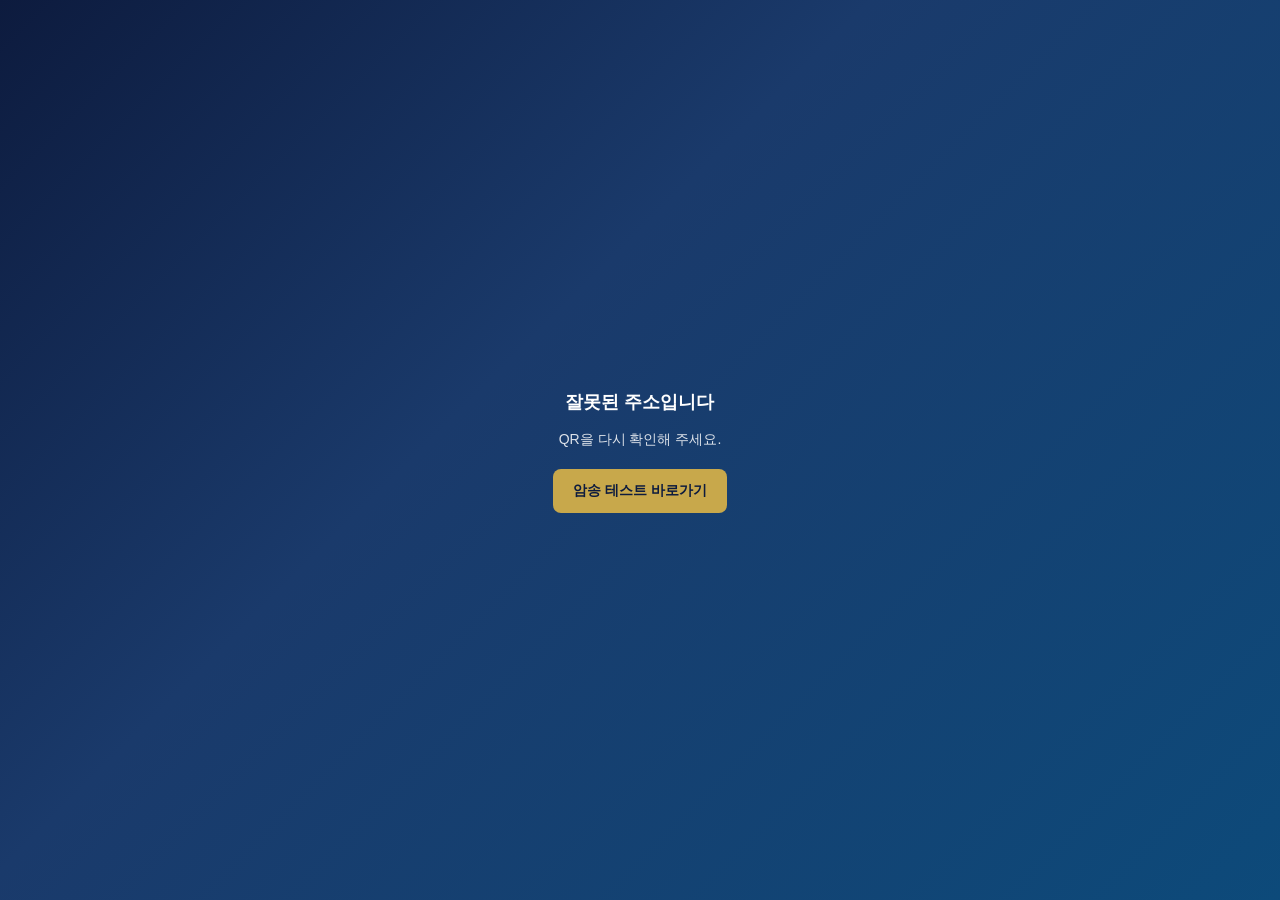
<file: go/index.html>
<!DOCTYPE html>
<html lang="ko">
<head>
  <meta charset="UTF-8" />
  <meta name="viewport" content="width=device-width, initial-scale=1.0" />
  <title>설교 영상으로 이동</title>
  <style>
    * { box-sizing: border-box; margin: 0; padding: 0; }
    body {
      font-family: "Noto Sans KR", sans-serif;
      background: linear-gradient(135deg, #0d1b3e 0%, #1a3a6b 40%, #0d4a7a 100%);
      color: #fff;
      min-height: 100vh;
      display: flex;
      align-items: center;
      justify-content: center;
      padding: 24px;
    }
    .box { max-width: 360px; text-align: center; line-height: 1.7; }
    .spinner {
      width: 38px; height: 38px; margin: 0 auto 16px;
      border: 4px solid rgba(255,255,255,0.25);
      border-top-color: #c8a84b;
      border-radius: 50%;
      animation: spin 0.8s linear infinite;
    }
    @keyframes spin { to { transform: rotate(360deg); } }
    h2 { font-size: 18px; margin-bottom: 10px; }
    p { font-size: 14px; color: rgba(255,255,255,0.85); }
    .btn {
      display: inline-block;
      margin-top: 18px;
      background: #c8a84b;
      color: #0d1b3e;
      font-weight: 700;
      text-decoration: none;
      padding: 10px 20px;
      border-radius: 8px;
      font-size: 14px;
    }
  </style>
</head>
<body>
  <div class="box" id="box">
    <div class="spinner"></div>
    <p>설교 영상으로 이동 중…</p>
  </div>

  <script>
    // 책자 QR이 가리키는 고정 주소: .../go/?no=회차번호
    // 해당 회차의 설교 영상 주소를 verses.json에서 찾아 리다이렉트한다.
    // 아직 영상 주소가 비어 있으면 "준비 중" 안내를 보여준다.
    const DATA_URLS = [
      "../verses.json",
      "https://script.google.com/macros/s/AKfycbzO4GDAy0hJBbZ-L3hVuZQI4cqnjiZdy2afUujnxmmAr8NAh1lJURhrfT37PaFanPR4PA/exec",
    ];

    (async function () {
      const box = document.getElementById("box");
      const show = (html) => (box.innerHTML = html);
      const no = parseInt(new URLSearchParams(location.search).get("no"), 10);

      if (!no) {
        show("<h2>잘못된 주소입니다</h2><p>QR을 다시 확인해 주세요.</p><a class='btn' href='../'>암송 테스트 바로가기</a>");
        return;
      }

      let verses = null;
      for (const url of DATA_URLS) {
        try {
          const res = await fetch(url, { cache: "no-cache" });
          const data = await res.json();
          if (data.verses && data.verses.length) { verses = data.verses; break; }
        } catch (e) { /* 다음 소스로 폴백 */ }
      }

      if (!verses) {
        show("<h2>잠시 후 다시 시도해 주세요</h2><p>데이터를 불러오지 못했습니다.</p><a class='btn' href='../'>암송 테스트 바로가기</a>");
        return;
      }

      const v = verses.find((x) => x.no === no);
      if (v && v.url) {
        location.replace(v.url); // 설교 영상으로 직행
      } else {
        show(
          `<h2>설교 영상 준비 중입니다</h2><p>${no}회차 설교 영상이 아직 등록되지 않았습니다.<br>곧 업로드될 예정이니 잠시 후 다시 스캔해 주세요.</p><a class='btn' href='../'>암송 테스트 바로가기</a>`
        );
      }
    })();
  </script>
</body>
</html>
</file>
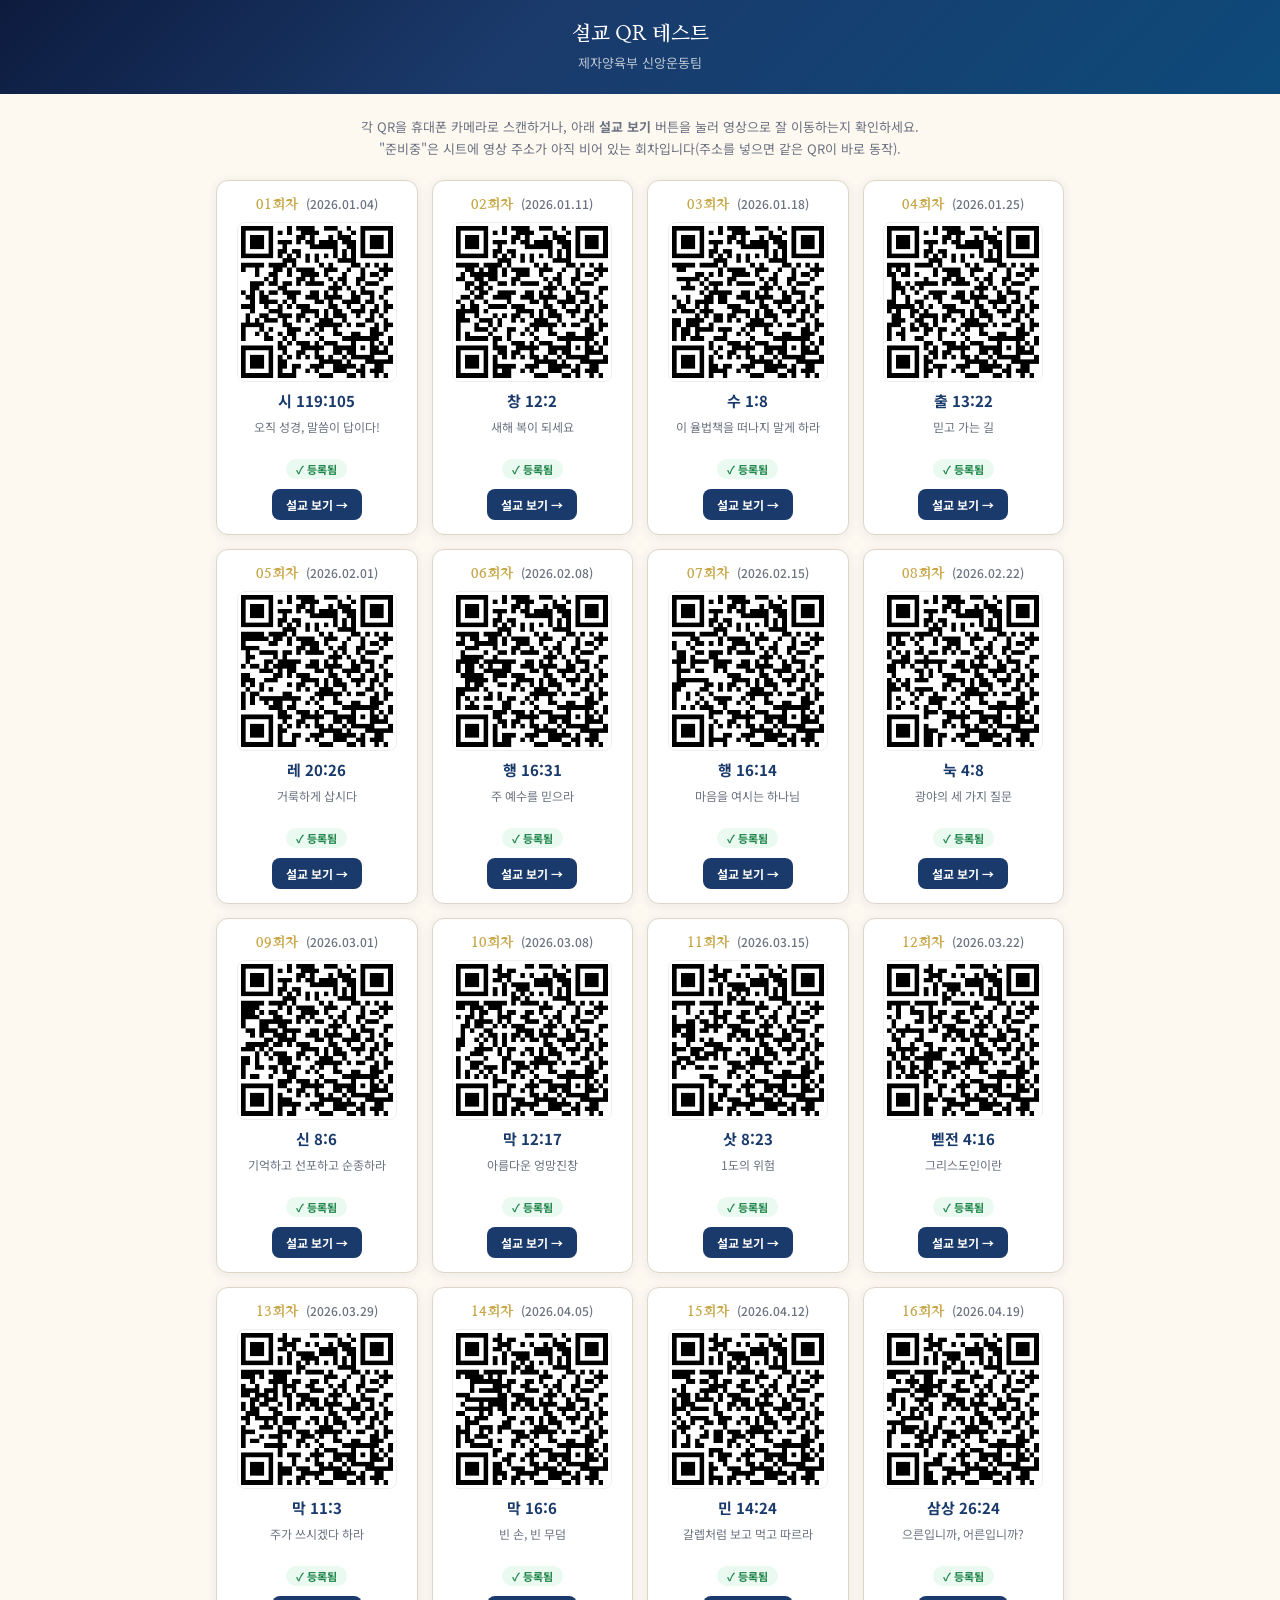
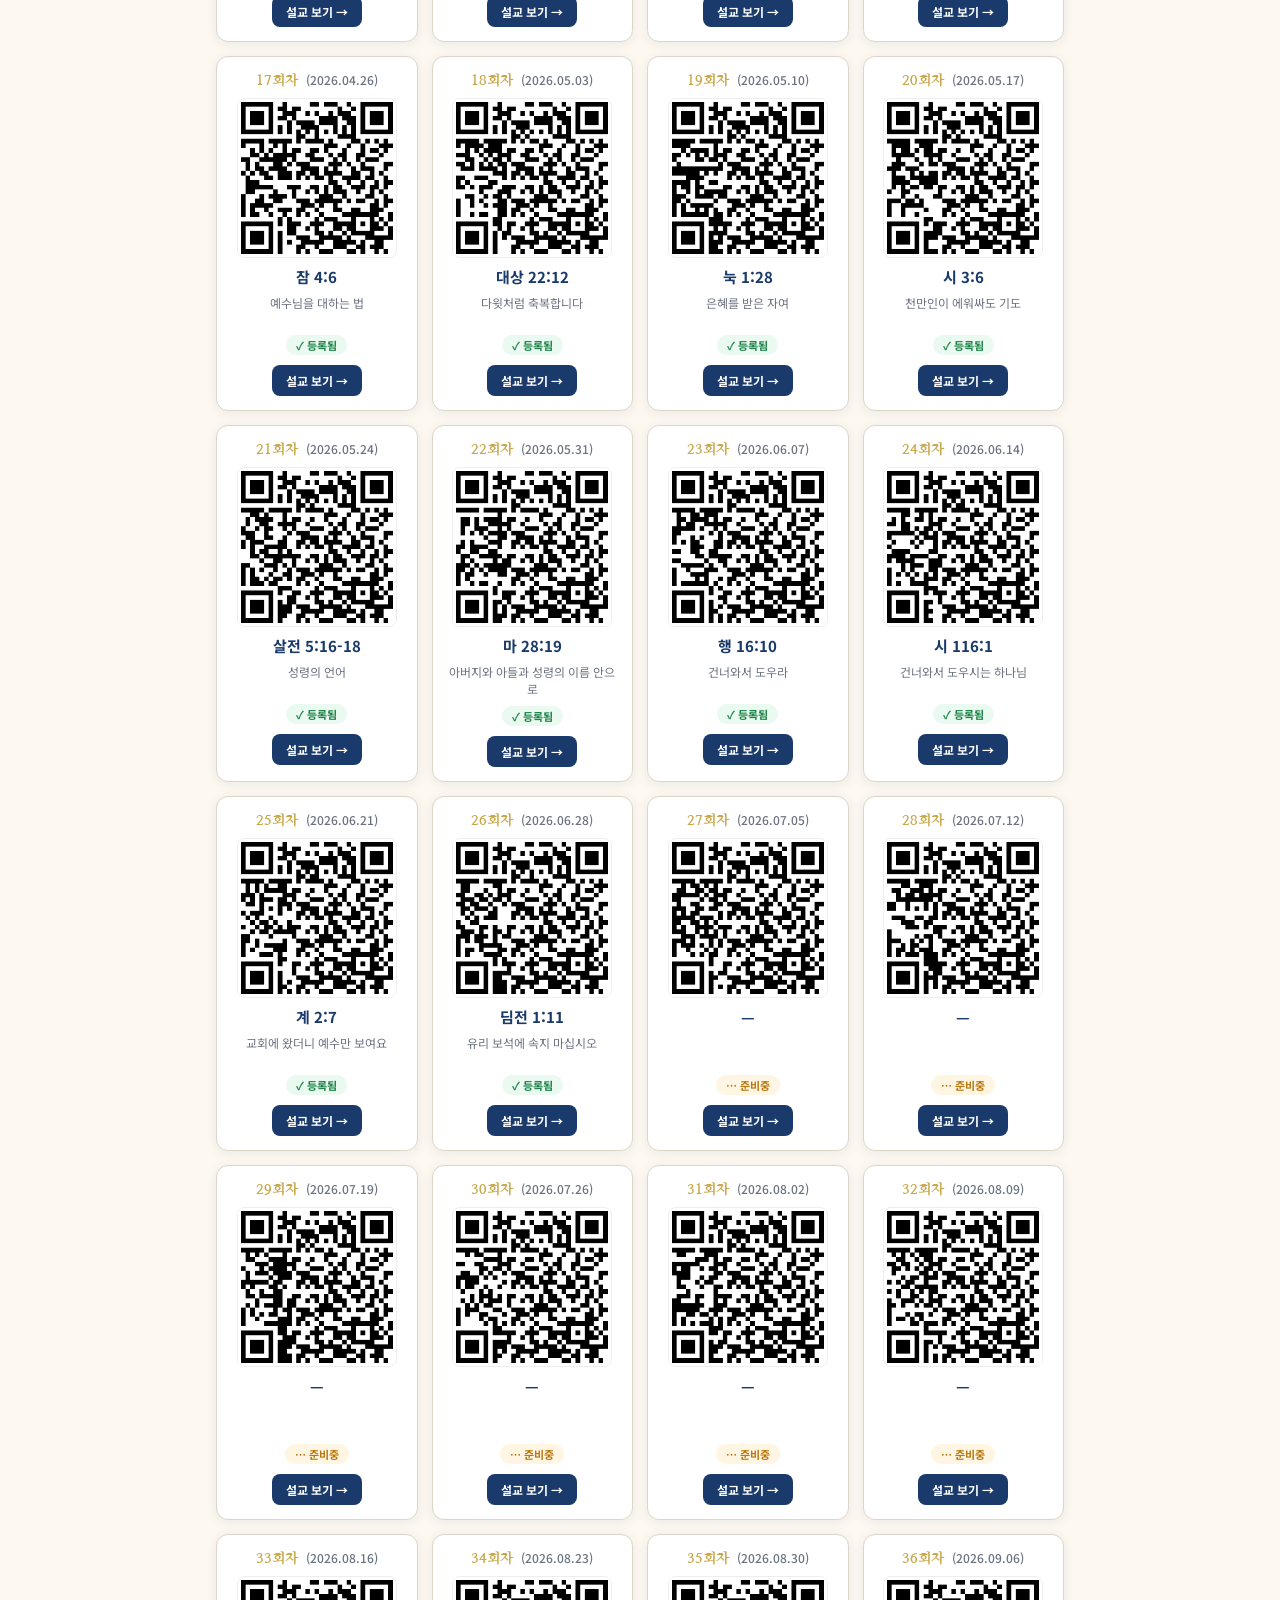
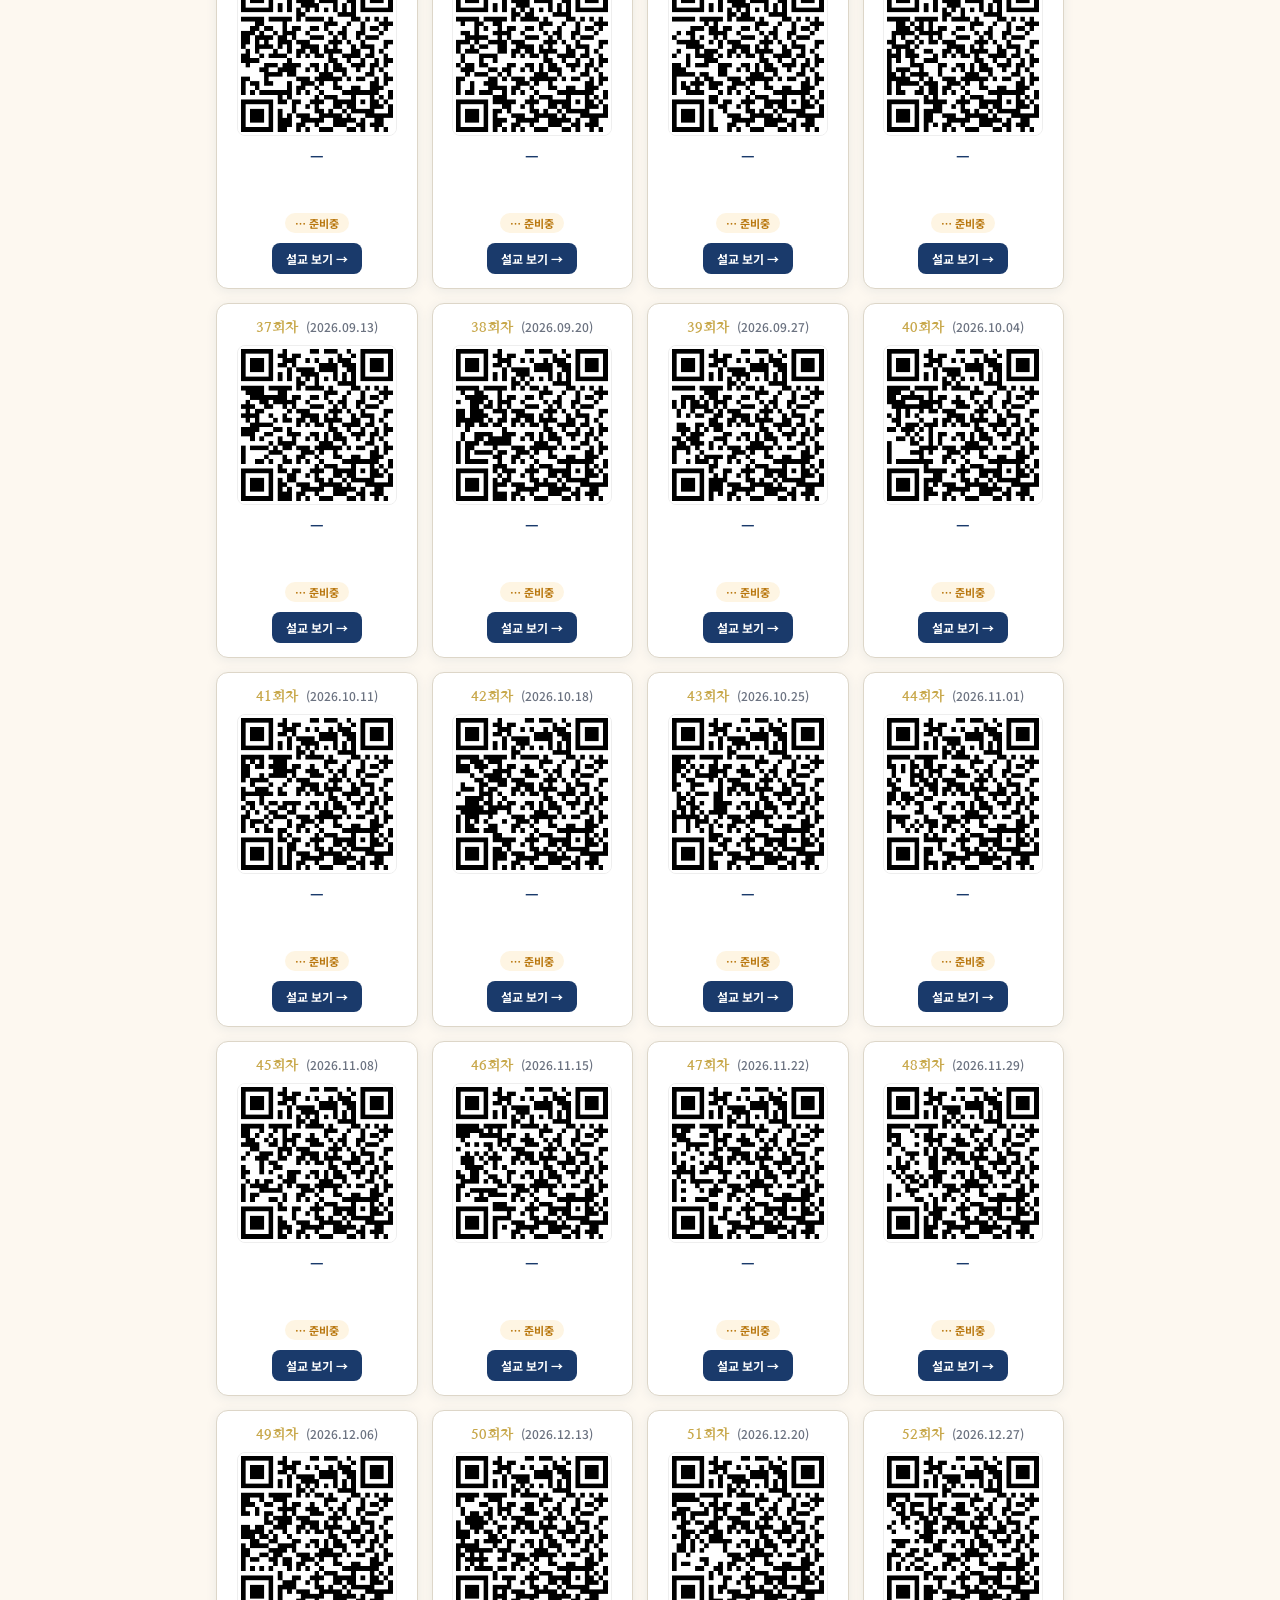
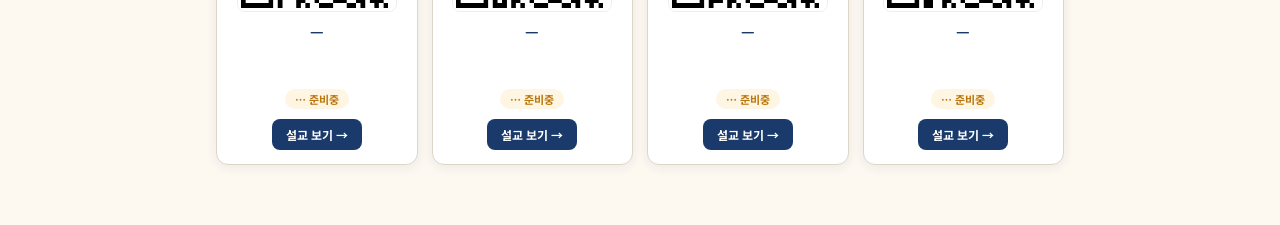
<file: qr-test.html>
<!DOCTYPE html>
<html lang="ko">
<head>
  <meta charset="UTF-8" />
  <meta name="viewport" content="width=device-width, initial-scale=1.0" />
  <title>설교 QR 테스트 | 고척교회</title>
  <link rel="icon" href="favicon.png" />
  <link rel="preconnect" href="https://fonts.googleapis.com" />
  <link href="https://fonts.googleapis.com/css2?family=Nanum+Myeongjo:wght@700;800&family=Noto+Sans+KR:wght@400;500;700;800&display=swap" rel="stylesheet" />
  <style>
    :root {
      --navy: #1a3a6b; --navy-dark: #0d1b3e; --gold: #c8a84b;
      --cream: #fdf8f0; --gray: #6b7280; --border: #ddd6c8;
    }
    * { box-sizing: border-box; margin: 0; padding: 0; }
    body { font-family: "Noto Sans KR", sans-serif; background: var(--cream); color: #222; }

    .page-header {
      background: linear-gradient(135deg, #0d1b3e 0%, #1a3a6b 40%, #0d4a7a 100%);
      color: #fff; text-align: center; padding: 22px 20px;
    }
    .page-header h1 { font-family: "Nanum Myeongjo", serif; font-size: 20px; }
    .page-header p { font-size: 13px; color: rgba(255,255,255,0.7); margin-top: 6px; }

    main { max-width: 880px; margin: 0 auto; padding: 22px 16px 60px; }
    .hint { font-size: 13px; color: var(--gray); text-align: center; margin-bottom: 20px; line-height: 1.7; }

    .grid { display: grid; grid-template-columns: repeat(auto-fill, minmax(200px, 1fr)); gap: 14px; }
    .qr-card {
      background: #fff; border: 1px solid var(--border); border-radius: 12px;
      padding: 14px; text-align: center; box-shadow: 0 2px 12px rgba(26,58,107,0.08);
      display: flex; flex-direction: column; align-items: center; gap: 8px;
    }
    .qr-no { font-family: "Nanum Myeongjo", serif; font-weight: 800; color: var(--gold); font-size: 14px; }
    .qr-date { font-family: "Noto Sans KR", sans-serif; font-weight: 500; color: var(--gray); font-size: 12px; margin-left: 4px; }
    .qr-card img { width: 160px; height: 160px; border: 1px solid #eee; border-radius: 8px; }
    .qr-ref { font-weight: 700; color: var(--navy); font-size: 15px; }
    .qr-title { font-size: 12px; color: var(--gray); line-height: 1.4; min-height: 32px; }
    .qr-status { font-size: 11px; font-weight: 700; padding: 2px 10px; border-radius: 10px; }
    .ready { color: #1e8449; background: #eafaf1; }
    .pending { color: #b9770e; background: #fef5e3; }
    .qr-go {
      display: inline-block; margin-top: 2px; font-size: 12px; font-weight: 700;
      color: #fff; background: var(--navy); text-decoration: none;
      padding: 7px 14px; border-radius: 8px;
    }
    .qr-go:hover { background: #16315c; }
    .loading, .error { text-align: center; padding: 40px; color: var(--gray); }
  </style>
  <script src="kakao-redirect.js"></script>
</head>
<body>
  <div class="page-header">
    <h1>설교 QR 테스트</h1>
    <p>제자양육부 신앙운동팀</p>
  </div>

  <main>
    <p class="hint">
      각 QR을 휴대폰 카메라로 스캔하거나, 아래 <b>설교 보기</b> 버튼을 눌러 영상으로 잘 이동하는지 확인하세요.<br />
      "준비중"은 시트에 영상 주소가 아직 비어 있는 회차입니다(주소를 넣으면 같은 QR이 바로 동작).
    </p>
    <div id="list" class="loading">불러오는 중…</div>
  </main>

  <script>
    const DATA_URLS = [
      "verses.json",
      "https://script.google.com/macros/s/AKfycbzO4GDAy0hJBbZ-L3hVuZQI4cqnjiZdy2afUujnxmmAr8NAh1lJURhrfT37PaFanPR4PA/exec",
    ];
    const GO_BASE = "go/?no=";
    const TOTAL_WEEKS = 52; // 52주 전체 표시
    // 1회차 일요일(KST). 매주 +7일로 회차별 날짜를 계산한다.
    const BASE_SUNDAY = "2026-01-04T00:00:00+09:00";

    const dateFmt = new Intl.DateTimeFormat("ko-KR", {
      timeZone: "Asia/Seoul", year: "numeric", month: "2-digit", day: "2-digit",
    });
    function weekDate(no, anchor) {
      const d = new Date(anchor.getTime() + (no - 1) * 7 * 86400000);
      return dateFmt.format(d).replace(/\s/g, "").replace(/\.$/, ""); // "2026.01.04"
    }

    (async function () {
      const listEl = document.getElementById("list");

      // 시트(verses.json) 데이터를 회차번호로 인덱싱 (없어도 진행)
      const byNo = {};
      for (const url of DATA_URLS) {
        try {
          const res = await fetch(url, { cache: "no-cache" });
          const data = await res.json();
          if (data.verses && data.verses.length) {
            data.verses.forEach((v) => (byNo[v.no] = v));
            break;
          }
        } catch (e) { /* 폴백 */ }
      }

      // 1회차 날짜는 시트 데이터가 있으면 그걸 기준, 없으면 상수 사용
      const anchor = byNo[1] && byNo[1].date ? new Date(byNo[1].date) : new Date(BASE_SUNDAY);

      listEl.className = "grid";
      let html = "";
      for (let no = 1; no <= TOTAL_WEEKS; no++) {
        const nn = String(no).padStart(2, "0");
        const v = byNo[no];
        const ready = !!(v && v.url); // 매핑 URL이 있어야 등록됨
        html += `
          <div class="qr-card">
            <div class="qr-no">${nn}회차 <span class="qr-date">(${weekDate(no, anchor)})</span></div>
            <img src="qr/qr-${nn}.png" alt="${nn}회차 QR" loading="lazy" />
            <div class="qr-ref">${v ? v.refShort : "—"}</div>
            <div class="qr-title">${(v && v.sermonTitle) || ""}</div>
            <span class="qr-status ${ready ? "ready" : "pending"}">${ready ? "✓ 등록됨" : "… 준비중"}</span>
            <a class="qr-go" href="${GO_BASE}${no}" target="_blank" rel="noopener">설교 보기 →</a>
          </div>`;
      }
      listEl.innerHTML = html;
    })();
  </script>
</body>
</html>
</file>
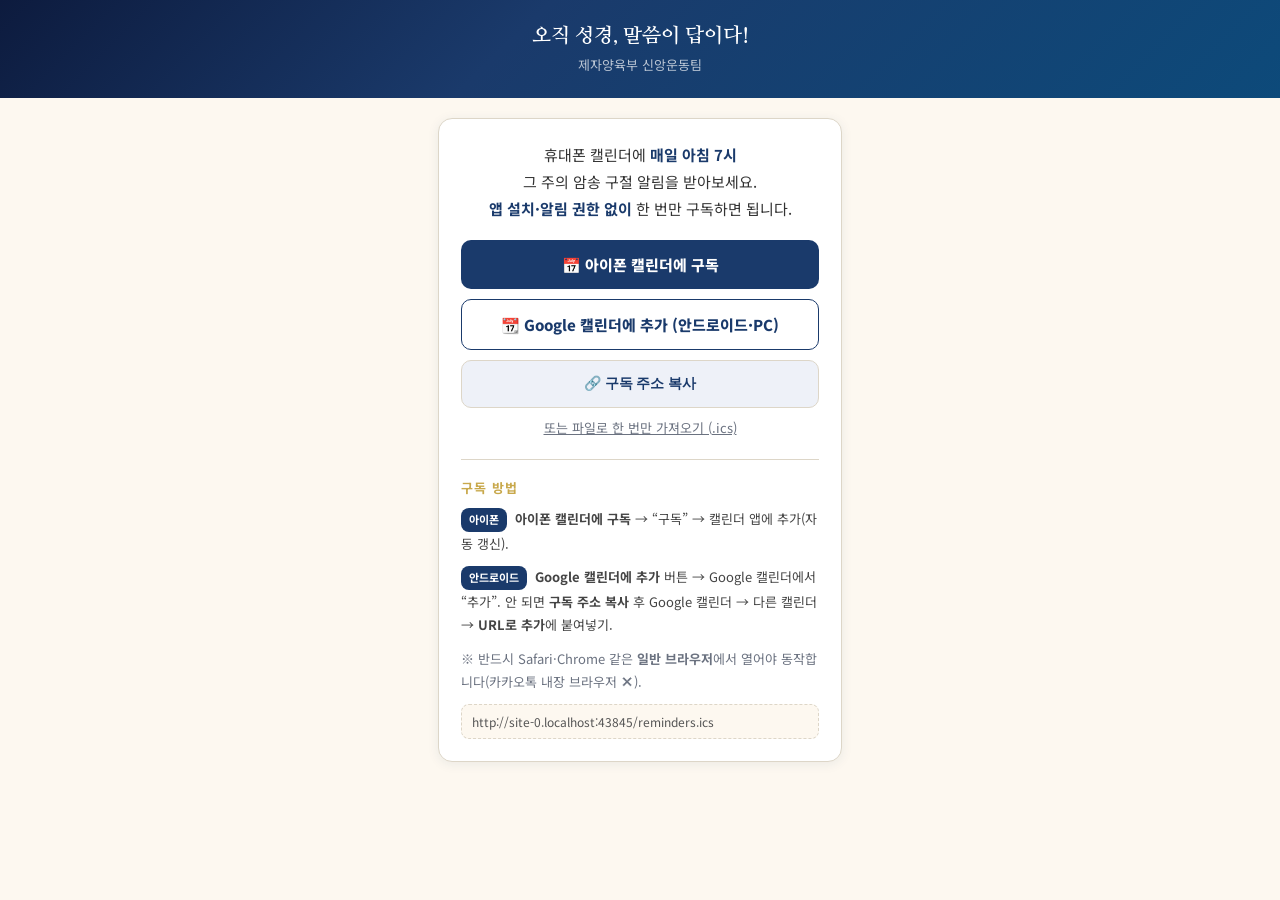
<file: reminders.html>
<!DOCTYPE html>
<html lang="ko">
<head>
  <meta charset="UTF-8" />
  <meta name="viewport" content="width=device-width, initial-scale=1.0" />
  <title>오직 성경, 말씀이 답이다! | 고척교회</title>
  <link rel="icon" href="favicon.png" />
  <link rel="preconnect" href="https://fonts.googleapis.com" />
  <link href="https://fonts.googleapis.com/css2?family=Nanum+Myeongjo:wght@700;800&family=Noto+Sans+KR:wght@400;500;700;800&display=swap" rel="stylesheet" />
  <style>
    :root { --navy:#1a3a6b; --navy-dark:#0d1b3e; --gold:#c8a84b; --cream:#fdf8f0; --gray:#6b7280; --border:#ddd6c8; }
    * { box-sizing: border-box; margin: 0; padding: 0; }
    body { font-family: "Noto Sans KR", sans-serif; background: var(--cream); color: #222; }
    .page-header { background: linear-gradient(135deg,#0d1b3e 0%,#1a3a6b 40%,#0d4a7a 100%); color:#fff; text-align:center; padding:24px 20px; }
    .page-header h1 { font-family:"Nanum Myeongjo",serif; font-size:20px; }
    .page-header p { font-size:13px; color:rgba(255,255,255,0.7); margin-top:6px; }
    main { max-width:440px; margin:0 auto; padding:20px 18px 60px; }
    .card { background:#fff; border:1px solid var(--border); border-radius:14px; padding:22px; box-shadow:0 2px 12px rgba(26,58,107,0.08); }
    .lead { font-size:15px; line-height:1.8; color:#333; margin-bottom:18px; text-align:center; }
    .lead b { color:var(--navy); }

    /* 카카오톡 등 인앱 브라우저 경고 */
    #kakao-warn { display:none; background:#fff5d6; border:1px solid #f0d264; border-radius:10px; padding:14px; margin-bottom:18px; }
    #kakao-warn b { color:#8a6d00; }
    #kakao-warn p { font-size:13px; color:#7a5e00; line-height:1.7; }
    #kakao-warn .open-ext { display:block; text-align:center; margin-top:10px; background:#8a6d00; color:#fff; text-decoration:none; font-weight:700; padding:11px; border-radius:8px; font-size:14px; }

    .btn { display:block; width:100%; text-align:center; text-decoration:none; font-weight:800; font-size:15px; padding:14px; border-radius:10px; margin-bottom:10px; }
    .btn-primary { background:var(--navy); color:#fff; }
    .btn-google { background:#fff; color:var(--navy); border:1.5px solid var(--navy); }
    .btn-copy { background:#eef1f8; color:var(--navy); border:1.5px solid var(--border); font-weight:700; font-size:14px; cursor:pointer; }
    .btn-file { display:block; text-align:center; margin-top:6px; font-size:13px; color:var(--gray); }

    .guide { margin-top:22px; border-top:1px solid var(--border); padding-top:18px; }
    .guide h2 { font-size:13px; color:var(--gold); letter-spacing:1px; margin-bottom:10px; }
    .guide p { font-size:13px; color:#444; line-height:1.8; margin-bottom:10px; }
    .badge { display:inline-block; font-size:11px; font-weight:700; color:#fff; background:var(--navy); padding:2px 8px; border-radius:8px; margin-right:4px; }
    .url-box { font-size:12px; color:#555; background:var(--cream); border:1px dashed var(--border); border-radius:8px; padding:8px 10px; word-break:break-all; margin-top:8px; }
  </style>
  <script src="kakao-redirect.js"></script>
</head>
<body>
  <div class="page-header">
    <h1>오직 성경, 말씀이 답이다!</h1>
    <p>제자양육부 신앙운동팀</p>
  </div>

  <main>
    <div class="card">
      <div id="kakao-warn">
        <b>⚠️ 카카오톡 안에서는 구독이 안 됩니다</b>
        <p>오른쪽 아래(또는 위) <b>⋮ / 공유</b> 버튼 → <b>“다른 브라우저로 열기”</b>(Safari·Chrome)로 연 뒤 구독해 주세요.</p>
        <a class="open-ext" id="openExt" href="#">🔗 외부 브라우저로 열기</a>
      </div>

      <p class="lead">
        휴대폰 캘린더에 <b>매일 아침 7시</b><br />
        그 주의 암송 구절 알림을 받아보세요.<br />
        <b>앱 설치·알림 권한 없이</b> 한 번만 구독하면 됩니다.
      </p>

      <a class="btn btn-primary" id="subApple" href="#">📅 아이폰 캘린더에 구독</a>
      <a class="btn btn-google" id="subGoogle" href="#" target="_blank" rel="noopener">📆 Google 캘린더에 추가 (안드로이드·PC)</a>
      <button class="btn btn-copy" id="copyBtn">🔗 구독 주소 복사</button>
      <a class="btn-file" id="dlFile" href="reminders.ics">또는 파일로 한 번만 가져오기 (.ics)</a>

      <div class="guide">
        <h2>구독 방법</h2>
        <p><span class="badge">아이폰</span> <b>아이폰 캘린더에 구독</b> → “구독” → 캘린더 앱에 추가(자동 갱신).</p>
        <p><span class="badge">안드로이드</span> <b>Google 캘린더에 추가</b> 버튼 → Google 캘린더에서 “추가”. 안 되면 <b>구독 주소 복사</b> 후 Google 캘린더 → 다른 캘린더 → <b>URL로 추가</b>에 붙여넣기.</p>
        <p style="color:var(--gray);">※ 반드시 Safari·Chrome 같은 <b>일반 브라우저</b>에서 열어야 동작합니다(카카오톡 내장 브라우저 ✕).</p>
        <div class="url-box" id="urlBox"></div>
      </div>
    </div>
  </main>

  <script>
    const host = location.host;
    const path = location.pathname.replace(/reminders\.html$/, "") + "reminders.ics";
    const httpsIcs = location.protocol + "//" + host + path;
    const webcalIcs = "webcal://" + host + path;
    const gcal = "https://calendar.google.com/calendar/r?cid=" + encodeURIComponent(httpsIcs);

    document.getElementById("subApple").href = webcalIcs;
    document.getElementById("subGoogle").href = gcal;
    document.getElementById("urlBox").textContent = httpsIcs;

    // 구독 주소 복사
    document.getElementById("copyBtn").addEventListener("click", async () => {
      try {
        await navigator.clipboard.writeText(httpsIcs);
        const b = document.getElementById("copyBtn");
        b.textContent = "✓ 복사됨! Google 캘린더에 붙여넣기";
        setTimeout(() => (b.textContent = "🔗 구독 주소 복사"), 2500);
      } catch (e) {
        prompt("아래 주소를 복사하세요:", httpsIcs);
      }
    });

    // 카카오톡/네이버 등 인앱 브라우저 감지 → 경고 표시 + 외부 열기
    const ua = navigator.userAgent || "";
    const inApp = /KAKAOTALK|NAVER|Instagram|FBAN|FBAV|Line\//i.test(ua);
    if (inApp) {
      document.getElementById("kakao-warn").style.display = "block";
      const target = location.href;
      const ext = document.getElementById("openExt");
      if (/KAKAOTALK/i.test(ua)) {
        // 카카오톡 전용: 외부 브라우저로 열기
        ext.href = "kakaotalk://web/openExternal?url=" + encodeURIComponent(target);
      } else {
        ext.style.display = "none";
      }
    }
  </script>
</body>
</html>
</file>
